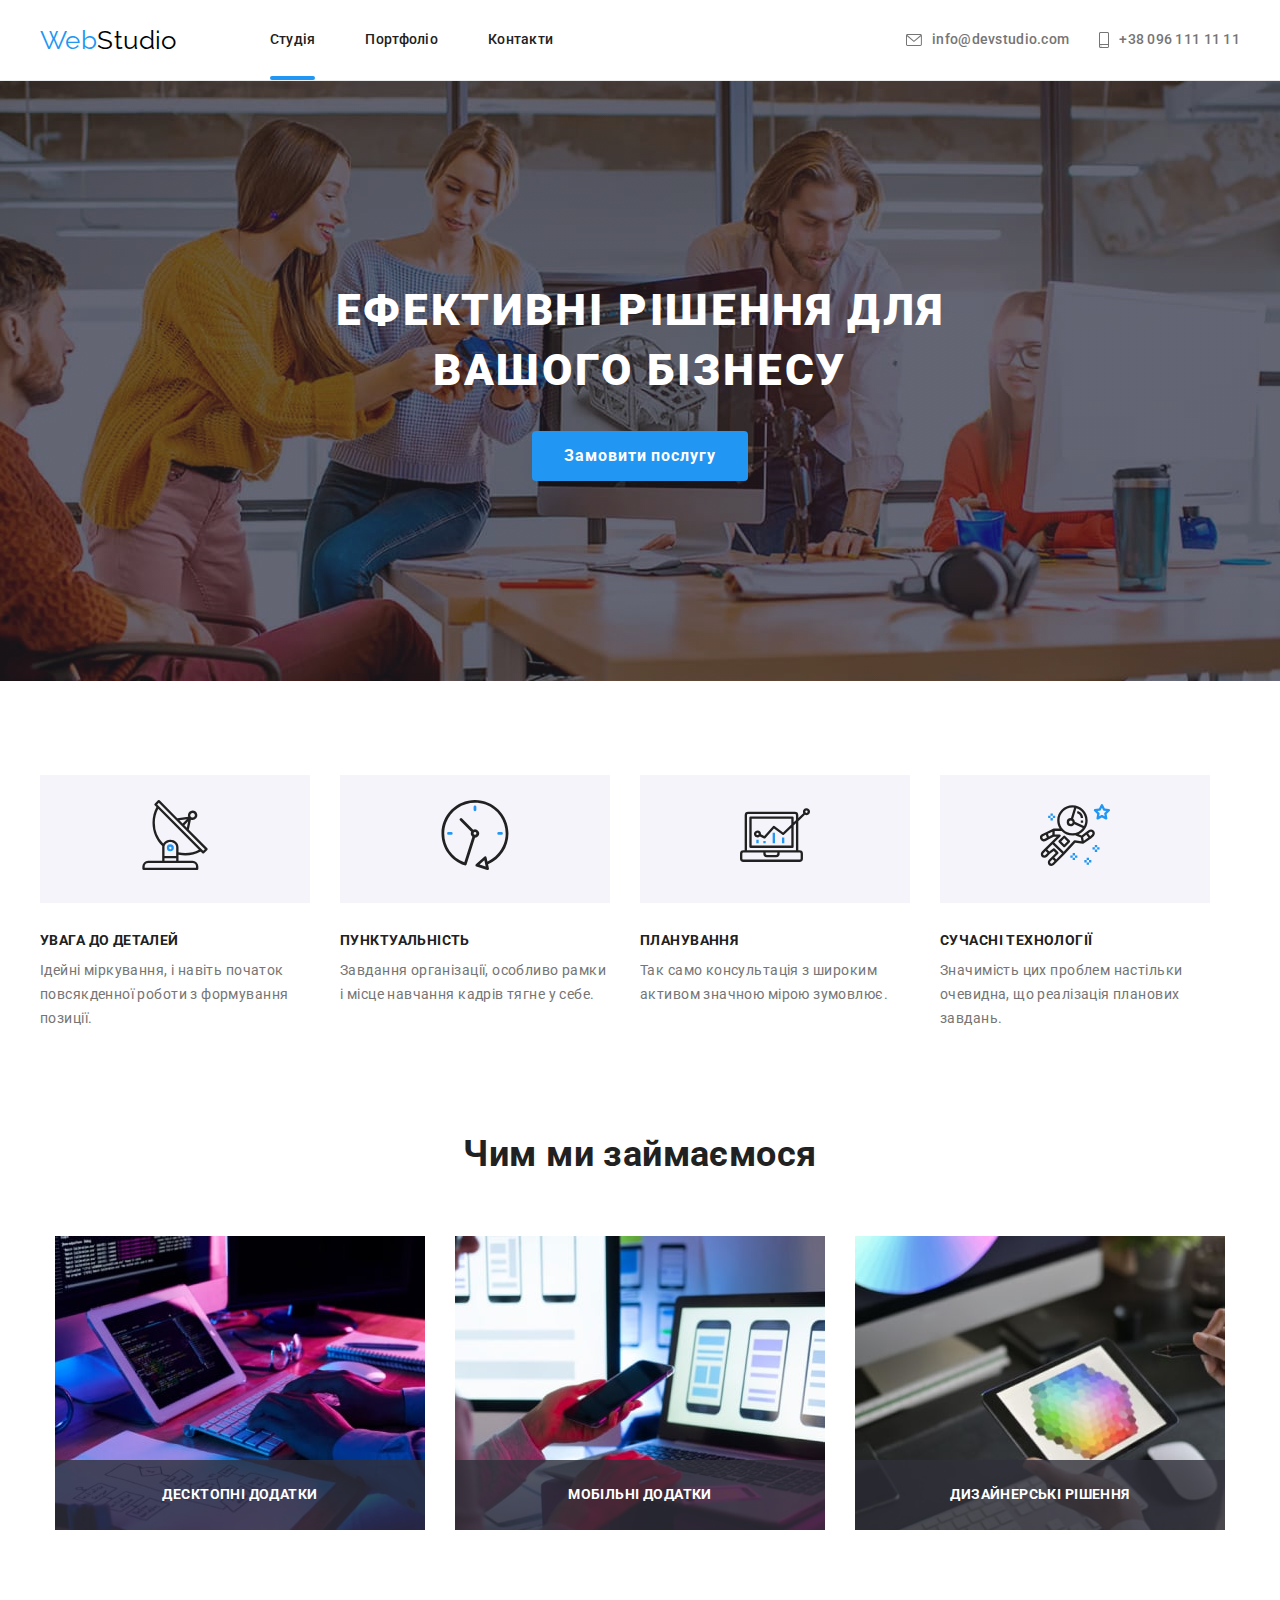
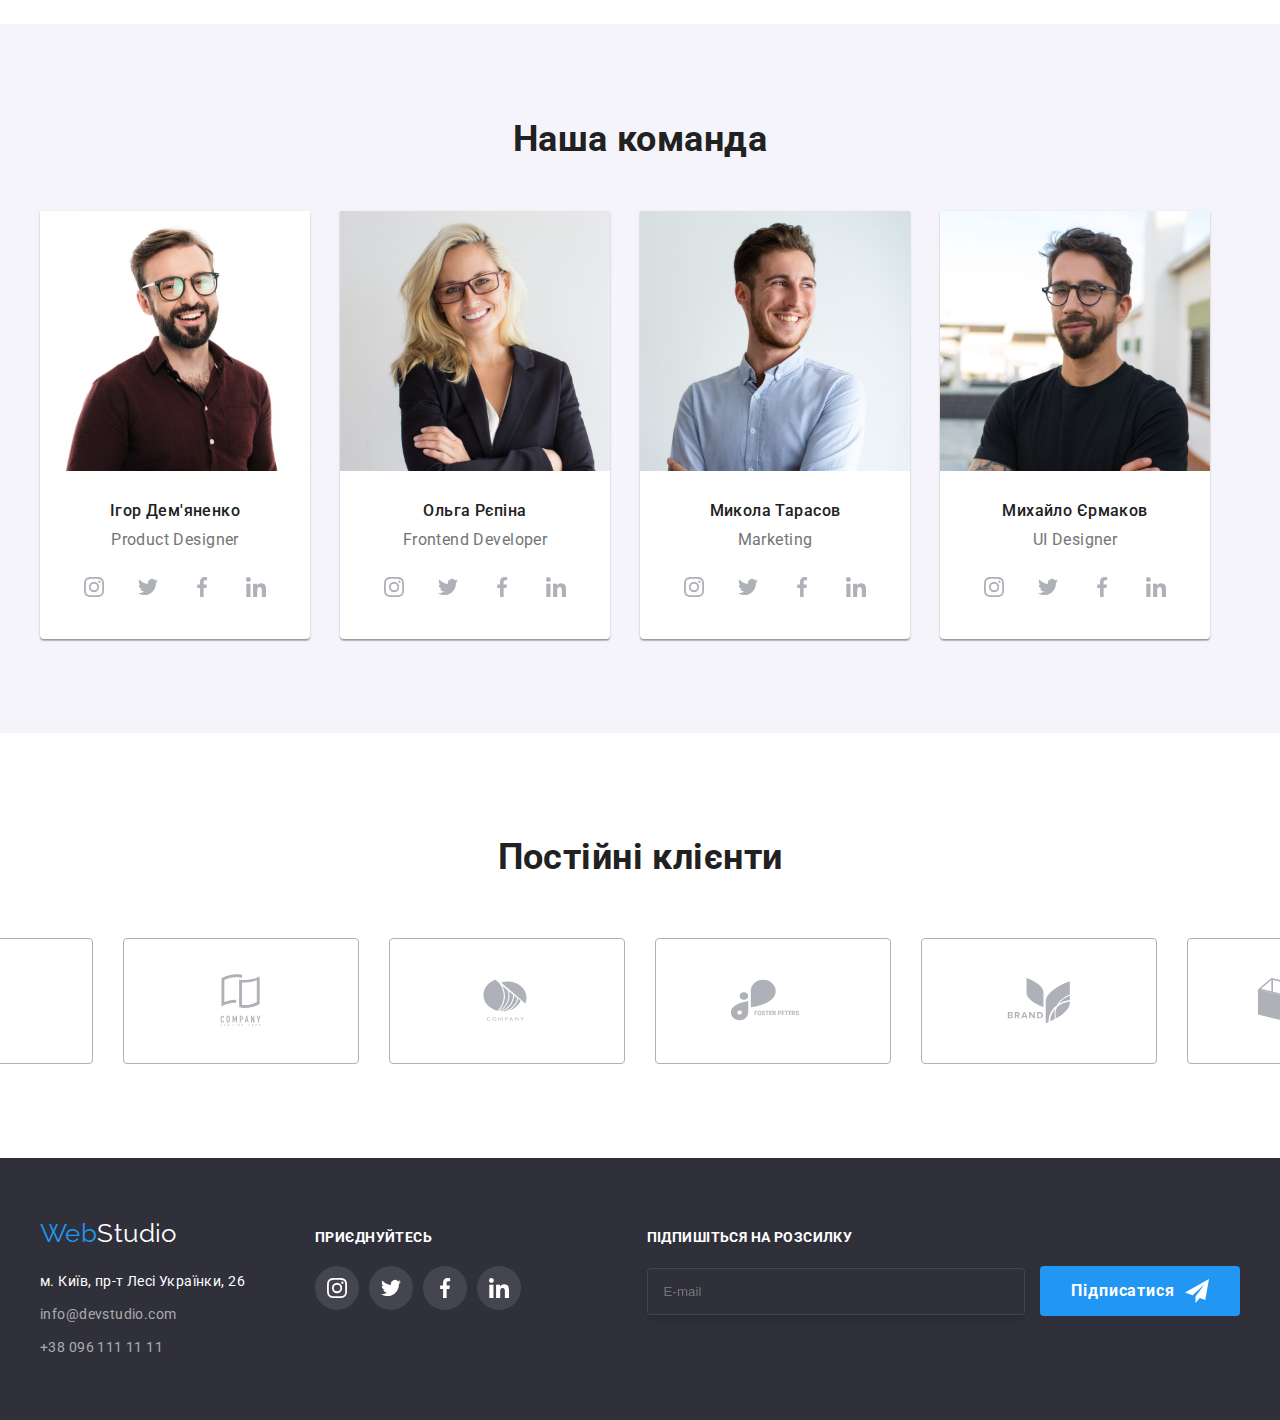
<file: index.html>
<!DOCTYPE html>
<html lang="uk">
<head>
  <meta charset="UTF-8">
  <meta http-equiv="X-UA-Compatible" content="IE=edge">
  <meta name="viewport" content="width=device-width, initial-scale=1.0">
  <title>WebStudio</title>
  <!-- шрифти -->
  <link rel="stylesheet" href="https://fonts.googleapis.com/css2?family=Raleway:wght@700&family=Roboto:wght@400;500;700;900&display=swap">
<!-- нормалізатор -->
<link rel="stylesheet" href="https://cdnjs.cloudflare.com/ajax/libs/modern-normalize/1.1.0/modern-normalize.min.css" integrity="sha512-wpPYUAdjBVSE4KJnH1VR1HeZfpl1ub8YT/NKx4PuQ5NmX2tKuGu6U/JRp5y+Y8XG2tV+wKQpNHVUX03MfMFn9Q==" crossorigin="anonymous" referrerpolicy="no-referrer" />
  <!-- стилі -->
  <link rel="stylesheet" href="./css/main.min.css" />
  <!-- <link rel="stylesheet" href="./css/styles.css" /> -->
</head>
<body>
  <!-- Шапка сайту -->
  <header class="header">
    <div class="header__container container">
      <a href="" lang="en" class="logo">Web<span class="logo__header">Studio</span></a>
    <nav class="nav"> 
      <ul class="nav__list list">
        <li class="nav__item"><a class="nav__link link current" href="./index.html">Студія</a></li>
        <li class="nav__item"><a class="nav__link link" href="./portfolio.html">Портфоліо</a></li>
        <li class="nav__item"><a class="nav__link link" href="">Контакти</a></li>
      </ul>
    </nav>
    <ul class="contacts list">
      <li class="contacts__item"><a class="contacts__link" href="mailto:info@devstudio.com">
        <svg class="contacts__envelopep" width="16" height="12">
        <use href="./images/icons.svg#icon-envelopep"></use>
      </svg> info@devstudio.com</a></li>
      <li class="contacts__item"> <a class="contacts__link" href="tel:+380961111111">
        <svg class="contacts__smartphone" width="10" height="16">
        <use href="./images/icons.svg#icon-smartphone"></use>
      </svg>+38 096 111 11 11</a>
      </li>
    </ul>
    </div>   
</header>
  <main>
    <!--герой-->
    <section class="hero section">
      <div class="container">
      <h1 class="hero__title">Ефективні рішення для вашого бізнесу</h1>
      <button data-modal-open class="btn btn__hero" type="button">Замовити послугу</button>
    </div>
    </section>
    <!--переваги-->
    <section class="section">
      <div class="container">
      <h2 class="section__title--hidden">Переваги</h2>
      <ul class="benefits list">
        <li class="benefits__list">
          <div class="benefits__icon">
            <svg class="benefits__icon-antenna" width="70" height="70">
              <use href="./images/icons.svg#icon-antenna"></use>
            </svg>
          </div>
          <h3 class="benefits__title">УВАГА ДО ДЕТАЛЕЙ</h3>
          <p class="benefits__text">Ідейні міркування, і навіть початок повсякденної роботи з формування позиції.</p>
        </li>
        <li class="benefits__list">
          <div class="benefits__icon">
            <svg class="benefits__icon-clock" width="70" height="70">
              <use href="./images/icons.svg#icon-clock"></use>
            </svg>
          </div>
          <h3 class="benefits__title">ПУНКТУАЛЬНІСТЬ</h3>
          <p class="benefits__text">Завдання організації, особливо рамки і місце навчання кадрів тягне у себе.</p>
        </li>
        <li class="benefits__list">
          <div class="benefits__icon">
            <svg class="benefits__icon-diagram" width="70" height="70">
              <use href="./images/icons.svg#icon-diagram"></use>
            </svg>
          </div>
          <h3 class="benefits__title">ПЛАНУВАННЯ</h3>
          <p class="benefits__text">Так само консультація з широким активом значною мірою зумовлює.</p>
        </li>
        <li class="benefits__list">
          <div class="benefits__icon">
            <svg class="benefits__icon-astronaut" width="70" height="70">
              <use href="./images/icons.svg#icon-astronaut"></use>
            </svg>
          </div>
          <h3 class="benefits__title">СУЧАСНІ ТЕХНОЛОГІЇ</h3>
          <p class="benefits__text">Значимість цих проблем настільки очевидна, що реалізація планових завдань.</p>
        </li>
      </ul>
    </div>
    </section>
    <!--чим займаємось-->
    <section class="section section__no--padding">
      <div class="container">
      <h2 class="section__title">Чим ми займаємося</h2>
      <ul class="work list">
        <li class="work__list">
          <div class="activity">
            <img  src="./images/work1.jpg" alt="робота1" width="370" height="294">
            <div class="activity__meta">
              <p class="activity__name">Десктопні додатки</p>
            </div>
          </div> 
        </li> 
        <li class="work__list">
          <div class="activity">
            <img  src="./images/work2.jpg" alt="робота2" width="370" height="294">
            <div class="activity__meta">
              <p class="activity__name">Мобільні додатки</p>
            </div>
          </div>
        </li>
        <li class="work__list">
          <div class="activity">
            <img  src="./images/work3.jpg" alt="робота3" width="370" height="294">
            <div class="activity__meta">
              <p class="activity__name">Дизайнерські рішення</p>
            </div>
          </div>
        </li>
      </ul>
    </div>
    </section>
    <!--співробітники-->
    <section class="section section__style">
      <div class="container">
      <h2 class="section__title">Наша команда</h2>
      <ul class="workers list">
        <li class="workers__job">
          <img  src="./images/worker1.jpg" alt="Ігор Дем'яненко" width="270" height="260">
          <div class="worker">
          <h3 class="worker__title">Ігор Дем'яненко</h3>
          <p class="worker__text" lang="en">Product Designer</p>
          <ul class="socials list">
            <li class="socials__item">
              <a
                class="socials__link link"
                href="https://instagram.com"
                target="_blank"
                rel="noopener noreferrer"
                aria-label="instagram icon"
              >
                <svg class="socials__icon" width="20" height="20">
                  <use href="./images/icons.svg#icon-instagram"></use>
                </svg>
              </a>
            </li>
            <li class="socials__item">
              <a
                class="socials__link link"
                href="https://twitter.com"
                aria-label="Twitter icon"
                target="_blank"
                rel="noopener noreferrer"
              >
                <svg class="socials__icon" width="20" height="20">
                  <use href="./images/icons.svg#icon-twitter"></use>
                </svg>
              </a>
            </li>
            <li class="socials__item">
              <a
                class="socials__link link"
                href="https://facebook.com"
                aria-label="Facebook icon"
                target="_blank"
                rel="noopener noreferrer"
              >
                <svg class="socials__icon" width="20" height="20">
                  <use href="./images/icons.svg#icon-facebook"></use>
                </svg>
              </a>
            </li>
            <li class="socials__item">
              <a
                class="socials__link link"
                href="https://linkedin.com"
                aria-label="LinkedIn icon"
                target="_blank"
                rel="noopener noreferrer"
              >
                <svg class="socials__icon" width="20" height="20">
                  <use href="./images/icons.svg#icon-linkedin"></use>
                </svg>
              </a>
            </li>
          </ul>
          </div>
        </li>
        <li class="workers__job">
          <img  src="./images/worker2.jpg" alt="Ольга Рєпіна" width="270" height="260">
          <div class="worker">
          <h3 class="worker__title">Ольга Рєпіна</h3>
          <p class="worker__text" lang="en">Frontend Developer</p>
          <ul class="socials list">
            <li class="socials__item">
              <a
                class="socials__link link"
                href="https://instagram.com"
                target="_blank"
                rel="noopener noreferrer"
                aria-label="instagram icon"
              >
                <svg class="socials__icon" width="20" height="20">
                  <use href="./images/icons.svg#icon-instagram"></use>
                </svg>
              </a>
            </li>
            <li class="socials__item">
              <a
                class="socials__link link"
                href="https://twitter.com"
                aria-label="Twitter icon"
                target="_blank"
                rel="noopener noreferrer"
              >
                <svg class="socials__icon" width="20" height="20">
                  <use href="./images/icons.svg#icon-twitter"></use>
                </svg>
              </a>
            </li>
            <li class="socials__item">
              <a
                class="socials__link link"
                href="https://facebook.com"
                aria-label="Facebook icon"
                target="_blank"
                rel="noopener noreferrer"
              >
                <svg class="socials__icon" width="20" height="20">
                  <use href="./images/icons.svg#icon-facebook"></use>
                </svg>
              </a>
            </li>
            <li class="socials__item">
              <a
                class="socials__link link"
                href="https://linkedin.com"
                aria-label="LinkedIn icon"
                target="_blank"
                rel="noopener noreferrer"
              >
                <svg class="socials__icon" width="20" height="20">
                  <use href="./images/icons.svg#icon-linkedin"></use>
                </svg>
              </a>
            </li>
          </ul>
        </div>
        </li>
        <li class="workers__job">
          <img  src="./images/worker3.jpg" alt="Микола Тарасов" width="270" height="260">
          <div class="worker">
          <h3 class="worker__title">Микола Тарасов</h3>
          <p class="worker__text" lang="en">Marketing</p>
          <ul class="socials list">
            <li class="socials__item">
              <a
                class="socials__link link"
                href="https://instagram.com"
                target="_blank"
                rel="noopener noreferrer"
                aria-label="instagram icon"
              >
                <svg class="socials__icon" width="20" height="20">
                  <use href="./images/icons.svg#icon-instagram"></use>
                </svg>
              </a>
            </li>
            <li class="socials__item">
              <a
                class="socials__link link"
                href="https://twitter.com"
                aria-label="Twitter icon"
                target="_blank"
                rel="noopener noreferrer"
              >
                <svg class="socials__icon" width="20" height="20">
                  <use href="./images/icons.svg#icon-twitter"></use>
                </svg>
              </a>
            </li>
            <li class="socials__item">
              <a
                class="socials__link link"
                href="https://facebook.com"
                aria-label="Facebook icon"
                target="_blank"
                rel="noopener noreferrer"
              >
                <svg class="socials__icon" width="20" height="20">
                  <use href="./images/icons.svg#icon-facebook"></use>
                </svg>
              </a>
            </li>
            <li class="socials__item">
              <a
                class="socials__link link"
                href="https://linkedin.com"
                aria-label="LinkedIn icon"
                target="_blank"
                rel="noopener noreferrer"
              >
                <svg class="socials__icon" width="20" height="20">
                  <use href="./images/icons.svg#icon-linkedin"></use>
                </svg>
              </a>
            </li>
          </ul>
        </div>
        </li>
        <li class="workers__job">
          <img  src="./images/worker4.jpg" alt="Михайло Єрмаков" width="270" height="260">
          <div class="worker">
          <h3 class="worker__title">Михайло Єрмаков</h3>
          <p class="worker__text" lang="en">UI Designer</p>
          <ul class="socials list">
            <li class="socials__item">
              <a
                class="socials__link link"
                href="https://instagram.com"
                target="_blank"
                rel="noopener noreferrer"
                aria-label="instagram icon"
              >
                <svg class="socials__icon" width="20" height="20">
                  <use href="./images/icons.svg#icon-instagram"></use>
                </svg>
              </a>
            </li>
            <li class="socials__item">
              <a
                class="socials__link link"
                href="https://twitter.com"
                aria-label="Twitter icon"
                target="_blank"
                rel="noopener noreferrer"
              >
                <svg class="socials__icon" width="20" height="20">
                  <use href="./images/icons.svg#icon-twitter"></use>
                </svg>
              </a>
            </li>
            <li class="socials__item">
              <a
                class="socials__link link"
                href="https://facebook.com"
                aria-label="Facebook icon"
                target="_blank"
                rel="noopener noreferrer"
              >
                <svg class="socials__icon" width="20" height="20">
                  <use href="./images/icons.svg#icon-facebook"></use>
                </svg>
              </a>
            </li>
            <li class="socials__item">
              <a
                class="socials__link link"
                href="https://linkedin.com"
                aria-label="LinkedIn icon"
                target="_blank"
                rel="noopener noreferrer"
              >
                <svg class="socials__icon" width="20" height="20">
                  <use href="./images/icons.svg#icon-linkedin"></use>
                </svg>
              </a>
            </li>
          </ul>
        </div>
        </li>
      </ul>
    </div>
    </section>
    <!-- клієнти -->
    <section class="section">
      <div class="container">
        <h2 class="section__title">Постійні клієнти</h2> 
        <ul class="clients list">
          <li class="clients__logo">
            <a class="clients__link link"
                href=""
                target="_blank"
                rel="noopener noreferrer" >
                <svg class="clients__icon" width="106" height="60">
                  <use href="./images/icons.svg#icon-logo1"></use>
                </svg></a></li>
          <li class="clients__logo">
            <a class="clients__link link"
                href=""
                target="_blank"
                rel="noopener noreferrer" >
                <svg class="clients__icon" width="106" height="60">
                  <use href="./images/icons.svg#icon-logo2"></use>
                </svg></a></li>
          <li class="clients__logo">
            <a class="clients__link link"
                href=""
                target="_blank"
                rel="noopener noreferrer" >
                <svg class="clients__icon" width="106" height="60">
                  <use href="./images/icons.svg#icon-logo3"></use>
                </svg></a></li>
          <li class="clients__logo">
            <a class="clients__link link"
                href=""
                target="_blank"
                rel="noopener noreferrer" >
                <svg class="clients__icon" width="106" height="60">
                  <use href="./images/icons.svg#icon-logo4"></use>
                </svg></a></li>
          <li class="clients__logo">
            <a class="clients__link link"
                href=""
                target="_blank"
                rel="noopener noreferrer">
                <svg class="clients__icon" width="106" height="60">
                  <use href="./images/icons.svg#icon-logo5"></use>
                </svg></a></li>
          <li class="clients__logo">
            <a class="clients__link link"
                href=""
                target="_blank"
                rel="noopener noreferrer" >
                <svg class="clients__icon" width="106" height="60">
                  <use href="./images/icons.svg#icon-logo6"></use>
                </svg></a></li>
        </ul>
      </div>
    </section>
  </main>
  <footer class="footer">
    <div class="container container__footer">
      <div class="inform">
        <div class="footer-contacts">
          <a href="" lang="en" class="logo">Web<span class="logo__footer">Studio</span></a>
          <address>
            <p class="footer-contacts__address">м. Київ, пр-т Лесі Українки, 26</p>
            <ul class="footer-address list">
              <li class="footer-address__mailto"><a class="footer-address__link" href="mailto:info@devstudio.com">info@devstudio.com</a></li>
              <li> <a class="footer-address__link" href="tel:+380961111111">+38 096 111 11 11</a></li>
            </ul>
          </address>
        </div>
          <div class="networks">
          <p class="footer-title">ПРИЄДНУЙТЕСЬ</p>
          <ul class="socials list">
            <li class="socials__item">
              <a
                class="socials__link socials__link--footer link"
                href="https://instagram.com"
                target="_blank"
                rel="noopener noreferrer"
                aria-label="instagram icon"
              >
                <svg class="socials__icon network" width="20" height="20">
                  <use href="./images/icons.svg#icon-instagram"></use>
                </svg>
              </a>
            </li>
            <li class="socials__item">
              <a
              class="socials__link socials__link--footer link"
                href="https://twitter.com"
                aria-label="Twitter icon"
                target="_blank"
                rel="noopener noreferrer"
              >
                <svg class="socials__icon network" width="20" height="20">
                  <use href="./images/icons.svg#icon-twitter"></use>
                </svg>
              </a>
            </li>
            <li class="socials__item">
              <a
              class="socials__link socials__link--footer link"
                href="https://facebook.com"
                aria-label="Facebook icon"
                target="_blank"
                rel="noopener noreferrer"
              >
                <svg class="socials__icon network" width="20" height="20">
                  <use href="./images/icons.svg#icon-facebook"></use>
                </svg>
              </a>
            </li>
            <li class="socials__item">
              <a
              class="socials__link socials__link--footer link"
                href="https://linkedin.com"
                aria-label="LinkedIn icon"
                target="_blank"
                rel="noopener noreferrer"
              >
                <svg class="socials__icon network" width="20" height="20">
                  <use href="./images/icons.svg#icon-linkedin"></use>
                </svg>
              </a>
            </li>
          </ul>
        </div>
      </div>
  <div class="form newsletters">
    <p class="footer-title">ПІДПИШІТЬСЯ НА РОЗСИЛКУ</p>
    <div class="subscribe">
      <label class="subscribe__email">
        <input type="email" class="subscribe__input" name="email"  placeholder="E-mail">
      </label>
      <button type="submit" class="btn btn__subscribe">
        Підписатися
        <svg class="subscribe__icon" width="24" height="24">
          <use href="./images/icons.svg#icon-send"></use>
        </svg>
      </button>
</div>
  </div>
  </div>
  </footer> 

  <div  data-modal class="backdrop is-hidden">
    <div  class="modal">
      <button data-modal-close type="button" class="button modal__close">
        <svg class="modal__close-icon" width="18" height="18">
          <use href="./images/icons.svg#icon-close"></use>
        </svg>
      </button>

      <p class="modal__title">Залиште свої дані, ми вам передзвонимо</p>
      <form class="modal-form" name="modal_form" autocomplete="on" novalidate>

          <label for="user_name" class="modal-form__label">Ім'я</label>
          <div class="modal-form-wrapper">
            <input type="text" class="modal-form-wrapper__field" name="user_name"  id="user_name" placeholder=" ">
            <svg class="modal-form-wrapper__icon" width="18" height="18">
              <use href="./images/icons.svg#icon-person"></use>
            </svg> 
          </div>

          <label for="user_phone" class="modal-form__label">Телефон</label>
          <div class="modal-form-wrapper">
            <input type="tel" class="modal-form-wrapper__field" name="user_phone"  id="user_phone" placeholder=" ">
            <svg class="modal-form-wrapper__icon" width="18" height="18">
              <use href="./images/icons.svg#icon-phone"></use>
            </svg> 
          </div>

          <label for="user_email" class="modal-form__label">Пошта</label>
          <div class="modal-form-wrapper">
            <input type="email" class="modal-form-wrapper__field" name="user_email"  id="user_email" placeholder=" ">
            <svg class="modal-form-wrapper__icon" width="18" height="18">
              <use href="./images/icons.svg#icon-email"></use>
            </svg> 
          </div>

          <label for="user_comment" class="modal-form__label">Коментар</label>
          <textarea name="user_comment" class="modal-form-wrapper__field modal-form-wrapper__field--textarea" id="user_comment" rows="8" checked placeholder="Введіть текст"></textarea>

          <label  class="modal-form__label modal-form__label--check ">
            <input type="checkbox" class="checkbox"  name="agreement" value="agreement">
            <span  class= "checkbox-icon"></span>
            Погоджуюся з розсилкою та приймаю  
            <a href="" class="link contract">Умови договору</a>
          </label>
        
        <button type="submit" class="btn btn__modal-form">Відправити</button>
      </form>
    </div>
    </div> 
  <script src="./js/modal.js"></script>
</body>
</html>
</file>
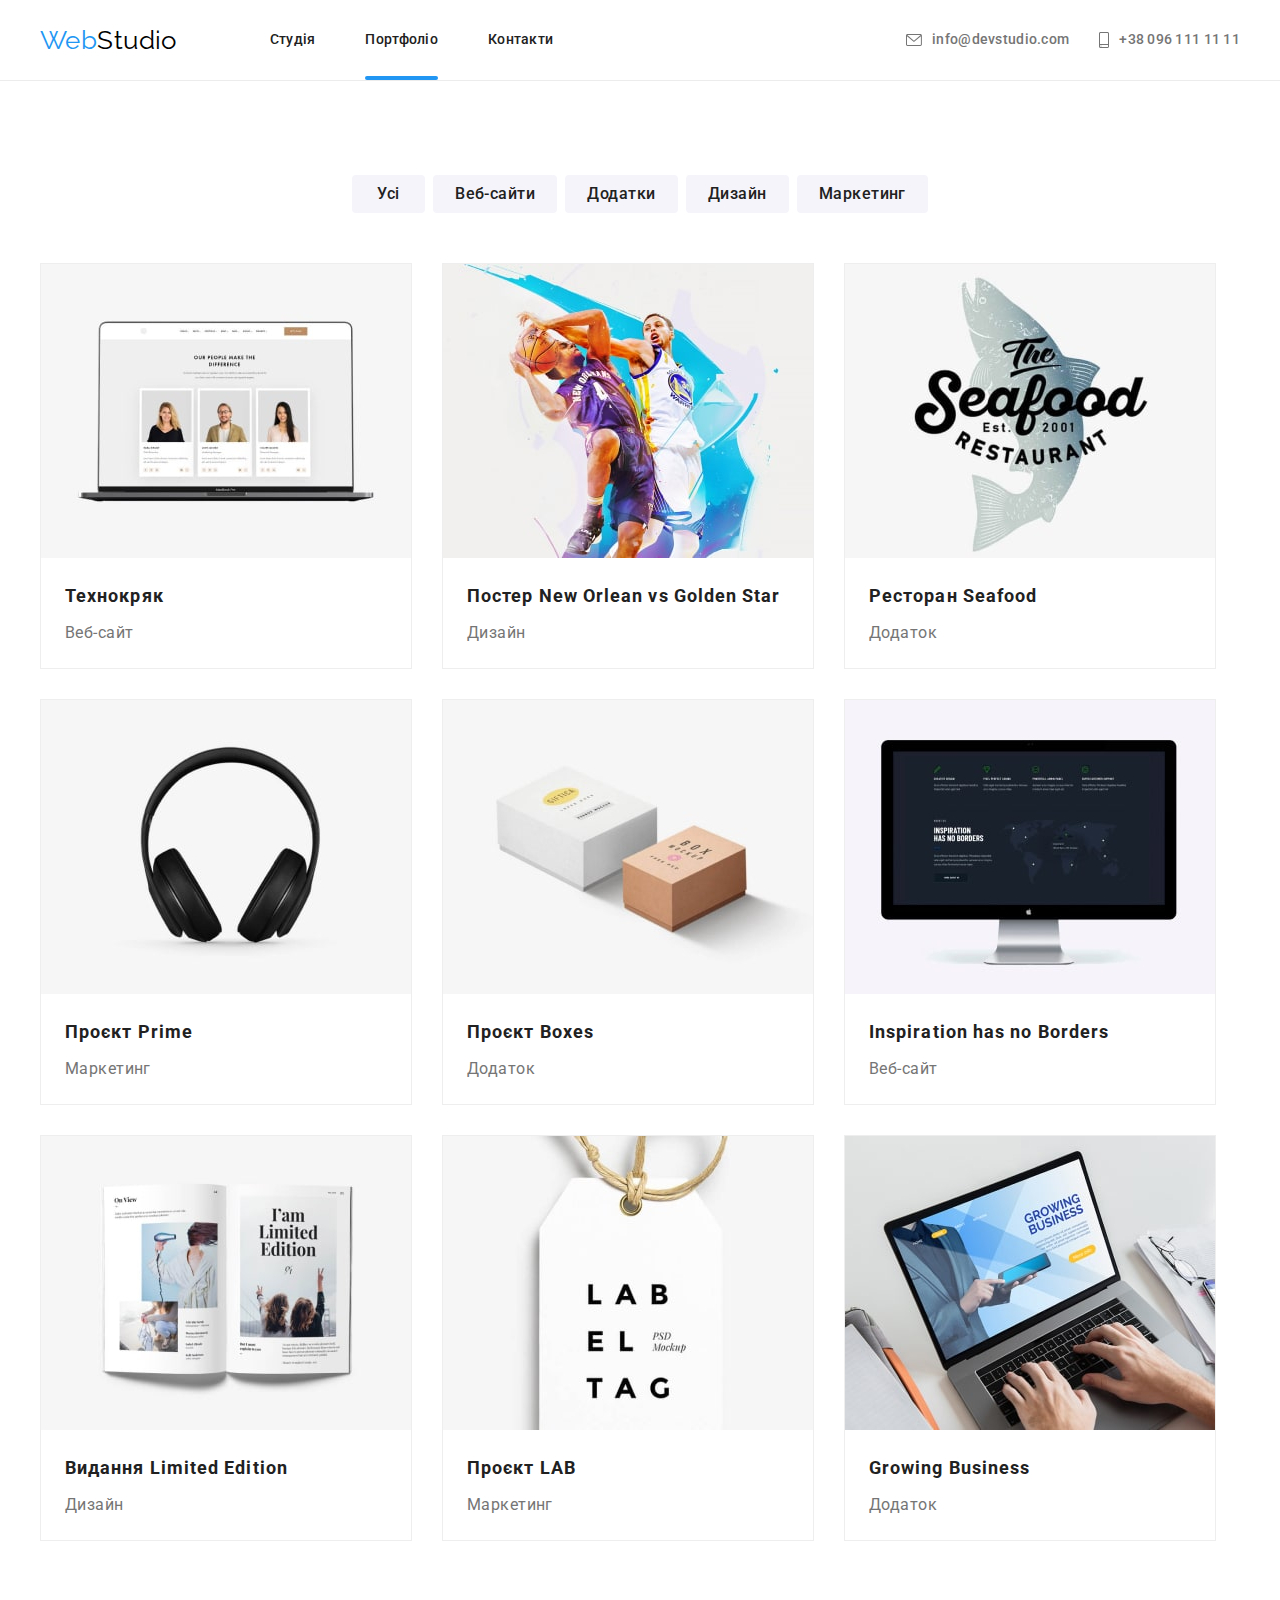
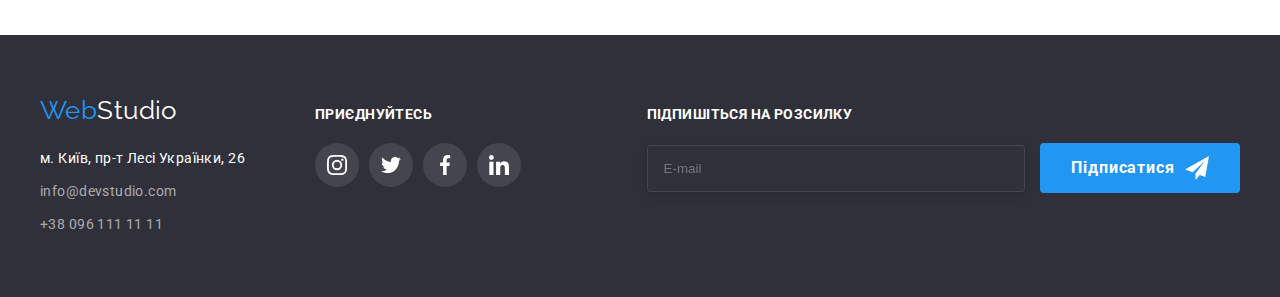
<file: portfolio.html>
<!DOCTYPE html>
<html lang="uk">
<head>
  <meta charset="UTF-8">
  <meta http-equiv="X-UA-Compatible" content="IE=edge">
  <meta name="viewport" content="width=device-width, initial-scale=1.0">
  <title>WebStudio</title>
  <!-- шрифти -->
  <link rel="stylesheet" href="https://fonts.googleapis.com/css2?family=Raleway:wght@700&family=Roboto:wght@400;500;700;900&display=swap">
<!-- нормалізатор -->
<link rel="stylesheet" href="https://cdnjs.cloudflare.com/ajax/libs/modern-normalize/1.1.0/modern-normalize.min.css" integrity="sha512-wpPYUAdjBVSE4KJnH1VR1HeZfpl1ub8YT/NKx4PuQ5NmX2tKuGu6U/JRp5y+Y8XG2tV+wKQpNHVUX03MfMFn9Q==" crossorigin="anonymous" referrerpolicy="no-referrer" />
  <!-- стилі -->
  <link rel="stylesheet" href="./css/portfolio.min.css" />
  <!-- <link rel="stylesheet" href="./css/styles.css" /> -->
</head>
<body>
  <header class="header">
    <div class="header__container container">
      <a href="" lang="en" class="logo">Web<span class="logo__header">Studio</span></a>
    <nav class="nav"> 
      <ul class="nav__list list">
        <li class="nav__item"><a class="nav__link link" href="./index.html">Студія</a></li>
        <li class="nav__item"><a class="nav__link link current" href="./portfolio.html">Портфоліо</a></li>
        <li class="nav__item"><a class="nav__link link" href="">Контакти</a></li>
      </ul>
    </nav>
    <ul class="contacts list">
      <li class="contacts__item"><a class="contacts__link" href="mailto:info@devstudio.com">
        <svg class="contacts__envelopep" width="16" height="12">
        <use href="./images/icons.svg#icon-envelopep"></use>
      </svg> info@devstudio.com</a></li>
      <li class="contacts__item"> <a class="contacts__link" href="tel:+380961111111">
        <svg class="contacts__smartphone" width="10" height="16">
        <use href="./images/icons.svg#icon-smartphone"></use>
      </svg>+38 096 111 11 11</a>
      </li>
    </ul>
    </div>   
</header>
  <main>
    <!-- Портфоліо -->
    <section class="section">
    <div class="container">
    <h2 class="section__title--hidden">Портфоліо</h2>
    <ul class="examples-nav list"> 
      <li class="examples-nav__list"><button type="button" class="btn btn__examples-nav">Усі</button>
      <li class="examples-nav__list"><button type="button" class="btn btn__examples-nav">Веб-сайти</button>
      <li class="examples-nav__list"><button type="button" class="btn btn__examples-nav">Додатки</button>
      <li class="examples-nav__list"><button type="button" class="btn btn__examples-nav">Дизайн</button>
      <li class="examples-nav__list"><button type="button" class="btn btn__examples-nav">Маркетинг</button>
    </ul>
  </div>
    <div class="container">
      <ul class="example list">
        <li class="example__job">
          <a href="" class="link"
                ><div class="product-thumb">
                  <img src="./images/example1.jpg" alt="Технокряк" width="370" height="294" />
                  <div class="product-overlay">
                    <p class="product-overlay__meta">
                      Ресурс пропонує комплексні пропозиції з різним рівнем функціоналу та сервісів.
                      Все це дозволить відвідувачу отримати вичерпні відомості про компанію чи
                      приватну особу.
                    </p>
                  </div>
                </div>
                <div class="content">
                  <h3 class="content__title">Технокряк</h3>
                  <p class="content__text">Веб-сайт</p>
                </div>
                </a>
        </li>

        <li class="example__job">
          <a href="" class="link"
          ><div class="product-thumb">
            <img src="./images/example2.jpg" alt="Постер New Orlean vs Golden Star" width="370" height="294">
            <div class="product-overlay">
              <p class="product-overlay__meta">
                Ресурс пропонує комплексні пропозиції з різним рівнем функціоналу та сервісів.
                Все це дозволить відвідувачу отримати вичерпні відомості про компанію чи
                приватну особу.
              </p>
            </div>
          </div>
          <div class="content">
            <h3 class="content__title" lang="en">Постер New Orlean vs Golden Star</h3>
            <p class="content__text">Дизайн</p>
          </div>
        </a>    
        </li>

        <li class="example__job">
          <a href="" class="link"
                ><div class="product-thumb">
                  <img src="./images/example3.jpg" alt="Ресторан Seafood" width="370" height="294" />
                  <div class="product-overlay">
                    <p class="product-overlay__meta">
                      Ресурс пропонує комплексні пропозиції з різним рівнем функціоналу та сервісів.
                      Все це дозволить відвідувачу отримати вичерпні відомості про компанію чи
                      приватну особу.
                    </p>
                  </div>
                </div>
                <div class="content">
                  <h3 class="content__title">Ресторан Seafood</h3>
                  <p class="content__text">Додаток</p>
                </div>
                </a>
        </li>

        <li class="example__job">
          <a href="" class="link">
            <div class="product-thumb">
              <img src="./images/example4.jpg" alt="Проєкт Prime" width="370" height="294">
            <div class="product-overlay">
              <p class="product-overlay__meta">
                Ресурс пропонує комплексні пропозиції з різним рівнем функціоналу та сервісів.
                Все це дозволить відвідувачу отримати вичерпні відомості про компанію чи
                приватну особу.
              </p>
            </div>
          </div>
          <div class="content">
            <h3 class="content__title" lang="en">Проєкт Prime</h3>
            <p class="content__text">Маркетинг</p>
          </div>
        </a>   
        </li>

        <li class="example__job">
          <a href="" class="link">
            <div class="product-thumb">
              <img src="./images/example5.jpg" alt="Проєкт Boxes" width="370" height="294">
            <div class="product-overlay">
              <p class="product-overlay__meta">
                Ресурс пропонує комплексні пропозиції з різним рівнем функціоналу та сервісів.
                Все це дозволить відвідувачу отримати вичерпні відомості про компанію чи
                приватну особу.
              </p>
            </div>
          </div>
          <div class="content">
            <h3 class="content__title" lang="en">Проєкт Boxes</h3>
            <p class="content__text">Додаток</p>
          </div>
        </a> 
        </li>

        <li class="example__job">
          <a href="" class="link">
            <div class="product-thumb">
              <img src="./images/example6.jpg" alt="Inspiration has no Borders" width="370" height="294">
            <div class="product-overlay">
              <p class="product-overlay__meta">
                Ресурс пропонує комплексні пропозиції з різним рівнем функціоналу та сервісів.
                Все це дозволить відвідувачу отримати вичерпні відомості про компанію чи
                приватну особу.
              </p>
            </div>
          </div>
          <div class="content">
            <h3 class="content__title" lang="en">Inspiration has no Borders</h3>
            <p class="content__text">Веб-сайт</p>
          </div>
        </a>
        </li>

        <li class="example__job">
          <a href="" class="link">
            <div class="product-thumb">
              <img src="./images/example7.jpg" alt="Видання Limited Edition" width="370" height="294">
            <div class="product-overlay">
              <p class="product-overlay__meta">
                Ресурс пропонує комплексні пропозиції з різним рівнем функціоналу та сервісів.
                Все це дозволить відвідувачу отримати вичерпні відомості про компанію чи
                приватну особу.
              </p>
            </div>
          </div>
          <div class="content">
            <h3 class="content__title" lang="en">Видання Limited Edition</h3>
            <p class="content__text">Дизайн</p>
          </div>
        </a> 
        </li>

        <li class="example__job">
          <a href="" class="link">
            <div class="product-thumb">
              <img src="./images/example8.jpg" alt="Проєкт LAB" width="370" height="294">
            <div class="product-overlay">
              <p class="product-overlay__meta">
                Ресурс пропонує комплексні пропозиції з різним рівнем функціоналу та сервісів.
                Все це дозволить відвідувачу отримати вичерпні відомості про компанію чи
                приватну особу.
              </p>
            </div>
          </div>
          <div class="content">
            <h3 class="content__title" lang="en">Проєкт LAB</h3>
            <p class="content__text">Маркетинг</p>
          </div>
        </a>
        </li>

        <li class="example__job">
          <a href="" class="link">
            <div class="product-thumb">
              <img src="./images/example9.jpg" alt="Growing Business" width="370" height="294">
            <div class="product-overlay">
              <p class="product-overlay__meta">
                Ресурс пропонує комплексні пропозиції з різним рівнем функціоналу та сервісів.
                Все це дозволить відвідувачу отримати вичерпні відомості про компанію чи
                приватну особу.
              </p>
            </div>
          </div>
          <div class="content">
            <h3 class="content__title" lang="en">Growing Business</h3>
            <p class="content__text">Додаток</p>
          </div>
        </a> 
        </li>
      </ul>
    </div>
  </section>
  </main>
  <footer class="footer">
    <div class="container container__footer">
      <div class="inform">
        <div class="footer-contacts">
          <a href="" lang="en" class="logo">Web<span class="logo__footer">Studio</span></a>
          <address>
            <p class="footer-contacts__address">м. Київ, пр-т Лесі Українки, 26</p>
            <ul class="footer-address list">
              <li class="footer-address__mailto"><a class="footer-address__link" href="mailto:info@devstudio.com">info@devstudio.com</a></li>
              <li> <a class="footer-address__link" href="tel:+380961111111">+38 096 111 11 11</a></li>
            </ul>
          </address>
        </div>
          <div class="networks">
          <p class="footer-title">ПРИЄДНУЙТЕСЬ</p>
          <ul class="socials list">
            <li class="socials__item">
              <a
                class="socials__link socials__link--footer link"
                href="https://instagram.com"
                target="_blank"
                rel="noopener noreferrer"
                aria-label="instagram icon"
              >
                <svg class="socials__icon network" width="20" height="20">
                  <use href="./images/icons.svg#icon-instagram"></use>
                </svg>
              </a>
            </li>
            <li class="socials__item">
              <a
              class="socials__link socials__link--footer link"
                href="https://twitter.com"
                aria-label="Twitter icon"
                target="_blank"
                rel="noopener noreferrer"
              >
                <svg class="socials__icon network" width="20" height="20">
                  <use href="./images/icons.svg#icon-twitter"></use>
                </svg>
              </a>
            </li>
            <li class="socials__item">
              <a
              class="socials__link socials__link--footer link"
                href="https://facebook.com"
                aria-label="Facebook icon"
                target="_blank"
                rel="noopener noreferrer"
              >
                <svg class="socials__icon network" width="20" height="20">
                  <use href="./images/icons.svg#icon-facebook"></use>
                </svg>
              </a>
            </li>
            <li class="socials__item">
              <a
              class="socials__link socials__link--footer link"
                href="https://linkedin.com"
                aria-label="LinkedIn icon"
                target="_blank"
                rel="noopener noreferrer"
              >
                <svg class="socials__icon network" width="20" height="20">
                  <use href="./images/icons.svg#icon-linkedin"></use>
                </svg>
              </a>
            </li>
          </ul>
        </div>
      </div>
  <div class="form newsletters">
    <p class="footer-title">ПІДПИШІТЬСЯ НА РОЗСИЛКУ</p>
    <div class="subscribe">
      <label class="subscribe__email">
        <input type="email" class="subscribe__input" name="email"  placeholder="E-mail">
      </label>
      <button type="submit" class="btn btn__subscribe">
        Підписатися
        <svg class="subscribe__icon" width="24" height="24">
          <use href="./images/icons.svg#icon-send"></use>
        </svg>
      </button>
</div>
  </div>
  </div>
  </footer> 
</body>
</html>
</file>
<file: css/main.min.css>
body{font-family:"Roboto",sans-serif;background-color:#fff;color:#212121;font-size:14px;line-height:1.71;letter-spacing:.03em;margin:0}h1,h2,h3,p{padding:0;margin:0}.list{list-style:none;padding:0;margin:0}.link{text-decoration:none;color:currentColor}.container{width:1200px;padding-left:15px;padding-right:15px;margin:0 auto}.container__footer{display:-webkit-box;display:-ms-flexbox;display:flex;-webkit-box-align:baseline;-ms-flex-align:baseline;align-items:baseline;-webkit-box-pack:justify;-ms-flex-pack:justify;justify-content:space-between}img{display:block;max-width:100%;height:auto}.section{padding:94px 0}.section__no--padding{padding-top:0}.section__style{background-color:#f5f4fa;text-align:center;font-size:16px;line-height:1.19}.current:after{display:block;content:"";position:absolute;width:100%;height:4px;background-color:#2196f3;left:0;bottom:0;border-radius:2px;-webkit-animation:show 250ms cubic-bezier(0.4, 0, 0.2, 1);animation:show 250ms cubic-bezier(0.4, 0, 0.2, 1);-webkit-animation-fill-mode:forwards;animation-fill-mode:forwards}.current:hover::after{opacity:1}.header{border-bottom:1px solid #ececec;-webkit-box-shadow:rgba(0,0,0,.15);box-shadow:rgba(0,0,0,.15)}.header__container{display:-webkit-box;display:-ms-flexbox;display:flex;-webkit-box-align:center;-ms-flex-align:center;align-items:center}.logo{color:#2196f3;text-decoration:none;font-family:"Raleway",sans-serif;font-size:26px;line-height:1.19}.logo__header{color:#000;padding-top:24px;padding-bottom:25px}.logo__footer{color:#fff;text-decoration:none}.nav__list{display:-webkit-box;display:-ms-flexbox;display:flex;margin-left:93px}.nav__item+.nav__item{margin-left:50px}.nav__link{position:relative;display:block;padding-top:32px;padding-bottom:32px;color:#212121;font-weight:500;line-height:1.14;letter-spacing:.02em;-webkit-transition:color 250ms cubic-bezier(0.4, 0, 0.2, 1);transition:color 250ms cubic-bezier(0.4, 0, 0.2, 1)}.nav__link:hover,.nav__link:focus{color:#2196f3}.contacts{display:-webkit-box;display:-ms-flexbox;display:flex;margin-left:auto;-webkit-box-align:center;-ms-flex-align:center;align-items:center}.contacts__item{margin-left:30px}.contacts__envelopep{fill:currentColor;margin-right:10px}.contacts__smartphone{fill:currentColor;margin-right:10px}.contacts__link{display:-webkit-box;display:-ms-flexbox;display:flex;-webkit-box-align:center;-ms-flex-align:center;align-items:center;color:#757575;-webkit-transition:color 250ms cubic-bezier(0.4, 0, 0.2, 1);transition:color 250ms cubic-bezier(0.4, 0, 0.2, 1);padding-top:32px;padding-bottom:32px;text-decoration:none;font-weight:500;line-height:1.14;letter-spacing:.02em;transition:color 250ms cubic-bezier(0.4, 0, 0.2, 1)}.contacts__link:hover,.contacts__link:focus{color:#2196f3}.hero{max-width:1600px;background-color:#c4c4c4;background-image:-webkit-gradient(linear, left top, right top, from(rgba(47, 48, 58, 0.4)), to(rgba(47, 48, 58, 0.4))),url(../images/hero.jpg);background-image:linear-gradient(to right, rgba(47, 48, 58, 0.4), rgba(47, 48, 58, 0.4)),url(../images/hero.jpg);background-repeat:no-repeat;background-position:center;background-size:cover;margin:auto;text-align:center;padding-top:200px;padding-bottom:200px}.hero__title{margin-left:auto;margin-right:auto;width:696px;text-align:center;color:#fff;font-weight:900;font-size:44px;line-height:1.36;letter-spacing:.06em;text-transform:uppercase;margin-bottom:30px}.btn{color:#fff;background-color:#2196f3;font-family:inherit;font-weight:700;font-size:16px;line-height:1.88;letter-spacing:.06em;border-radius:4px;border:0 solid rgba(0,0,0,0);text-align:center;cursor:pointer}.btn__hero{min-width:216px;padding:10px 32px;-webkit-transition:background-color 250ms cubic-bezier(0.4, 0, 0.2, 1),color 250ms cubic-bezier(0.4, 0, 0.2, 1);transition:background-color 250ms cubic-bezier(0.4, 0, 0.2, 1),color 250ms cubic-bezier(0.4, 0, 0.2, 1)}.btn__hero:hover,.btn__hero:focus{color:#212121;background-color:#f5f4fa}.btn__modal-form{display:block;margin:0 auto;min-width:200px;height:50px;-webkit-transition:-webkit-filter 250ms cubic-bezier(0.4, 0, 0.2, 1);transition:-webkit-filter 250ms cubic-bezier(0.4, 0, 0.2, 1);transition:filter 250ms cubic-bezier(0.4, 0, 0.2, 1);transition:filter 250ms cubic-bezier(0.4, 0, 0.2, 1), -webkit-filter 250ms cubic-bezier(0.4, 0, 0.2, 1)}.btn__modal-form:hover,.btn__modal-form:focus{background:#188ce8;-webkit-filter:drop-shadow(0px 4px 4px rgba(0, 0, 0, 0.15)) drop-shadow(0px 4px 4px rgba(0, 0, 0, 0.15));filter:drop-shadow(0px 4px 4px rgba(0, 0, 0, 0.15)) drop-shadow(0px 4px 4px rgba(0, 0, 0, 0.15))}.btn__subscribe{display:-webkit-inline-box;display:-ms-inline-flexbox;display:inline-flex;-webkit-box-align:center;-ms-flex-align:center;align-items:center;-webkit-box-pack:center;-ms-flex-pack:center;justify-content:center;padding-top:10px;padding-bottom:10px;min-width:200px;height:50px}.btn__examples-nav{color:#212121;background-color:#f5f4fa;font-weight:500;line-height:1.62;letter-spacing:.03em;min-width:73px;padding:6px 22px;-webkit-transition:background-color 250ms cubic-bezier(0.4, 0, 0.2, 1),color 250ms cubic-bezier(0.4, 0, 0.2, 1),-webkit-box-shadow 250ms cubic-bezier(0.4, 0, 0.2, 1);transition:background-color 250ms cubic-bezier(0.4, 0, 0.2, 1),color 250ms cubic-bezier(0.4, 0, 0.2, 1),-webkit-box-shadow 250ms cubic-bezier(0.4, 0, 0.2, 1);transition:background-color 250ms cubic-bezier(0.4, 0, 0.2, 1),color 250ms cubic-bezier(0.4, 0, 0.2, 1),box-shadow 250ms cubic-bezier(0.4, 0, 0.2, 1);transition:background-color 250ms cubic-bezier(0.4, 0, 0.2, 1),color 250ms cubic-bezier(0.4, 0, 0.2, 1),box-shadow 250ms cubic-bezier(0.4, 0, 0.2, 1),-webkit-box-shadow 250ms cubic-bezier(0.4, 0, 0.2, 1)}.btn__examples-nav:hover,.btn__examples-nav:focus{color:#fff;background-color:#2196f3;-webkit-box-shadow:0px 3px 1px rgba(0,0,0,.1),0px 1px 2px rgba(0,0,0,.08),0px 2px 2px rgba(0,0,0,.12);box-shadow:0px 3px 1px rgba(0,0,0,.1),0px 1px 2px rgba(0,0,0,.08),0px 2px 2px rgba(0,0,0,.12);border-radius:4px}.backdrop{position:fixed;top:0;left:0;width:100%;height:100%;background-color:rgba(0,0,0,.15);-webkit-transition:opacity 250ms cubic-bezier(0.4, 0, 0.2, 1),visibility 250ms cubic-bezier(0.4, 0, 0.2, 1);transition:opacity 250ms cubic-bezier(0.4, 0, 0.2, 1),visibility 250ms cubic-bezier(0.4, 0, 0.2, 1)}.backdrop.is-hidden{opacity:0;pointer-events:none;visibility:hidden}.modal{position:absolute;top:50%;left:50%;min-width:528px;min-height:581px;padding:40px;-webkit-box-shadow:0px 1px 3px rgba(0,0,0,.12),0px 1px 1px rgba(0,0,0,.14),0px 2px 1px rgba(0,0,0,.2);box-shadow:0px 1px 3px rgba(0,0,0,.12),0px 1px 1px rgba(0,0,0,.14),0px 2px 1px rgba(0,0,0,.2);border-radius:4px;background-color:#fff;-webkit-transform:translate(-50%, -50%) scale(1);transform:translate(-50%, -50%) scale(1);-webkit-transition:-webkit-transform 250ms cubic-bezier(0.4, 0, 0.2, 1);transition:-webkit-transform 250ms cubic-bezier(0.4, 0, 0.2, 1);transition:transform 250ms cubic-bezier(0.4, 0, 0.2, 1);transition:transform 250ms cubic-bezier(0.4, 0, 0.2, 1), -webkit-transform 250ms cubic-bezier(0.4, 0, 0.2, 1)}.modal__title{display:block;font-weight:700;font-size:20px;line-height:1.15;text-align:center;letter-spacing:.03em;color:#212121;margin-bottom:12px}.backdrop.is-hidden .modal{-webkit-transform:translate(-50%, -50%) scale(1.1);transform:translate(-50%, -50%) scale(1.1)}.modal__close{display:-webkit-box;display:-ms-flexbox;display:flex;-webkit-box-align:center;-ms-flex-align:center;align-items:center;-webkit-box-pack:center;-ms-flex-pack:center;justify-content:center;position:absolute;top:0;right:0;width:30px;height:30px;margin-right:8px;margin-top:8px;border-radius:50%;color:#000;background-color:#fff;border:1px solid rgba(0,0,0,.1);cursor:pointer}.modal__close:hover .modal__close-icon{fill:#2196f3}.modal-form__label{font-size:12px;line-height:1.71;letter-spacing:.01em;margin-bottom:4px;color:var(--title-text-color)}.modal-form-wrapper{position:relative;margin-bottom:10px}.modal-form-wrapper__field{width:100%;height:40px;border:1px solid rgba(33,33,33,.2);border-radius:4px;padding-top:11px;padding-right:auto;padding-bottom:11px;padding-left:42px;outline:1px solid rgba(0,0,0,0);outline-offset:-1px;-webkit-transition:outline 250ms cubic-bezier(0.4, 0, 0.2, 1);transition:outline 250ms cubic-bezier(0.4, 0, 0.2, 1);cursor:pointer}.modal-form-wrapper__field:focus{outline-color:#2196f3}.modal-form-wrapper__icon{position:absolute;top:50%;left:10px;-webkit-transform:translateY(-50%);transform:translateY(-50%);-webkit-transition:fill timing-function;transition:fill timing-function}.modal-form-wrapper__field:focus+.modal-form-wrapper__icon{fill:#2196f3}.modal-form-wrapper__field--textarea{display:block;width:100%;height:120px;resize:none;padding:12px 16px}.checkbox{position:absolute;white-space:nowrap;width:1px;height:1px;overflow:hidden;border:0;padding:0;clip:rect(0 0 0 0);-webkit-clip-path:inset(50%);clip-path:inset(50%);margin:-1px}.modal-form__label--check{display:-webkit-box;display:-ms-flexbox;display:flex;-webkit-box-align:center;-ms-flex-align:center;align-items:center;-webkit-box-pack:center;-ms-flex-pack:center;justify-content:center;font-size:14px;letter-spacing:.03em;margin-top:20px;margin-bottom:30px}.checkbox-icon{display:inline-block;width:16px;height:15px;border:1px solid #212121;border-radius:4px;margin-right:7px}.checkbox:checked+.checkbox-icon{background-color:#2196f3;border-color:#2196f3;background-image:url(../images/vector.svg);background-repeat:no-repeat;background-position:center;background-size:contain;background-origin:border-box}.contract{-webkit-text-decoration-line:underline;text-decoration-line:underline;color:#2196f3;margin-left:7px}.section__title--hidden{position:absolute;white-space:nowrap;width:1px;height:1px;overflow:hidden;border:0;padding:0;clip:rect(0 0 0 0);-webkit-clip-path:inset(50%);clip-path:inset(50%);margin:-1px}.section__title{color:#212121;font-size:36px;text-align:center;margin-bottom:50px}.benefits{display:-webkit-box;display:-ms-flexbox;display:flex;-ms-flex-wrap:wrap;flex-wrap:wrap}.benefits__list{width:270px}.benefits__list+.benefits__list{margin-left:30px}.benefits__title{color:#212121;font-size:14px;line-height:1.14;margin-bottom:10px}.benefits__text{color:#757575}.benefits__icon{background-color:#f5f4fa;padding:25px 100px;margin-bottom:30px}.work{display:-webkit-box;display:-ms-flexbox;display:flex;-ms-flex-wrap:wrap;flex-wrap:wrap;-webkit-box-pack:center;-ms-flex-pack:center;justify-content:center}.work__list:not(:last-child){margin-right:30px}.activity{position:relative}.activity__meta{position:absolute;bottom:0;left:0;background-color:rgba(47,48,58,.8);width:100%;height:70px}.activity__name{position:absolute;font-weight:700;font-size:14px;line-height:1.14;text-align:center;letter-spacing:.03em;text-transform:uppercase;color:#fff;top:50%;left:50%;-webkit-transform:translate(-50%, -50%);transform:translate(-50%, -50%)}.workers{display:-webkit-box;display:-ms-flexbox;display:flex;-ms-flex-wrap:wrap;flex-wrap:wrap}.workers__job{background-color:#fff;width:270px;-webkit-box-shadow:0px 1px 3px rgba(0,0,0,.12),0px 1px 1px rgba(0,0,0,.14),0px 2px 1px rgba(0,0,0,.2);box-shadow:0px 1px 3px rgba(0,0,0,.12),0px 1px 1px rgba(0,0,0,.14),0px 2px 1px rgba(0,0,0,.2);border-radius:0px 0px 4px 4px}.workers__job:not(:last-child){margin-right:30px}.worker{padding-top:30px;padding-bottom:30px}.worker__title{color:"Roboto",sans-serif;font-weight:500;font-size:16px;margin-bottom:10px}.worker__text{color:#757575}.socials{display:-webkit-box;display:-ms-flexbox;display:flex;-webkit-box-pack:center;-ms-flex-pack:center;justify-content:center;-webkit-box-align:center;-ms-flex-align:center;align-items:center;gap:10px;margin-top:16px}.socials__link{display:-webkit-box;display:-ms-flexbox;display:flex;-webkit-box-pack:center;-ms-flex-pack:center;justify-content:center;-webkit-box-align:center;-ms-flex-align:center;align-items:center;width:44px;height:44px;border-radius:50%;background-color:#fff;color:#afb1b8;-webkit-transition:background-color 250ms cubic-bezier(0.4, 0, 0.2, 1),color 250ms cubic-bezier(0.4, 0, 0.2, 1);transition:background-color 250ms cubic-bezier(0.4, 0, 0.2, 1),color 250ms cubic-bezier(0.4, 0, 0.2, 1)}.socials__link:hover,.socials__link:focus{background-color:#2196f3;color:#fff}.socials__icon{fill:currentColor}.socials__link--footer{color:#fff;background:rgba(255,255,255,.1)}.socials__link:focus,.socials__link:hover{color:#fff;background-color:#2196f3}.socials__link{fill:currentColor}.clients{display:-webkit-box;display:-ms-flexbox;display:flex;-webkit-box-pack:center;-ms-flex-pack:center;justify-content:center;-webkit-box-align:center;-ms-flex-align:center;align-items:center;gap:30px;margin-top:50px;cursor:pointer}.clients__link{display:-webkit-box;display:-ms-flexbox;display:flex;-webkit-box-pack:center;-ms-flex-pack:center;justify-content:center;-webkit-box-align:center;-ms-flex-align:center;align-items:center;padding:16px 32px;width:170px;height:92px;border:1px solid #afb1b8;border-radius:4px;background-color:#fff;color:#afb1b8;-webkit-transition:background-color 250ms cubic-bezier(0.4, 0, 0.2, 1),color 250ms cubic-bezier(0.4, 0, 0.2, 1);transition:background-color 250ms cubic-bezier(0.4, 0, 0.2, 1),color 250ms cubic-bezier(0.4, 0, 0.2, 1)}.clients__link:hover,.clients__link:focus{color:#2196f3;border:1px solid #2196f3}.clients__link{fill:currentColor}.footer{display:block;background-color:#2f303a;padding-top:60px;padding-bottom:60px}.inform{display:-webkit-box;display:-ms-flexbox;display:flex;-webkit-box-align:baseline;-ms-flex-align:baseline;align-items:baseline}.footer-contacts__address{color:#fff;font-style:normal;line-height:1.71;margin-top:20px;margin-right:70px;margin-bottom:9px}.footer-address__mailto{margin-bottom:9px}.footer-address__link{color:rgba(255,255,255,.6);text-decoration:none;font-style:normal;line-height:1.71;-webkit-transition:background-color 250ms cubic-bezier(0.4, 0, 0.2, 1),color 250ms cubic-bezier(0.4, 0, 0.2, 1);transition:background-color 250ms cubic-bezier(0.4, 0, 0.2, 1),color 250ms cubic-bezier(0.4, 0, 0.2, 1)}.footer-address__link:hover,.footer-address__link:focus{color:#2196f3}.footer-title{font-weight:700;font-size:14px;line-height:1.14;letter-spacing:.03em;text-transform:uppercase;color:#fff;margin-bottom:20px}.subscribe__input{width:358px;background-color:#2f303a;border:1px solid rgba(255,255,255,.1);-webkit-filter:drop-shadow(0px 4px 4px rgba(0, 0, 0, 0.15));filter:drop-shadow(0px 4px 4px rgba(0, 0, 0, 0.15));border-radius:4px;padding-top:15px;padding-right:auto;padding-bottom:15px;padding-left:16px;margin-right:12px;outline:unset;color:#fff}.subscribe__icon{fill:#fff;margin-left:10px}/*# sourceMappingURL=main.min.css.map */
</file>
<file: css/portfolio.min.css>
body{font-family:"Roboto",sans-serif;background-color:#fff;color:#212121;font-size:14px;line-height:1.71;letter-spacing:.03em;margin:0}h1,h2,h3,p{padding:0;margin:0}.list{list-style:none;padding:0;margin:0}.link{text-decoration:none;color:currentColor}.container{width:1200px;padding-left:15px;padding-right:15px;margin:0 auto}.container__footer{display:-webkit-box;display:-ms-flexbox;display:flex;-webkit-box-align:baseline;-ms-flex-align:baseline;align-items:baseline;-webkit-box-pack:justify;-ms-flex-pack:justify;justify-content:space-between}img{display:block;max-width:100%;height:auto}.section{padding:94px 0}.section__no--padding{padding-top:0}.section__style{background-color:#f5f4fa;text-align:center;font-size:16px;line-height:1.19}.current:after{display:block;content:"";position:absolute;width:100%;height:4px;background-color:#2196f3;left:0;bottom:0;border-radius:2px;-webkit-animation:show 250ms cubic-bezier(0.4, 0, 0.2, 1);animation:show 250ms cubic-bezier(0.4, 0, 0.2, 1);-webkit-animation-fill-mode:forwards;animation-fill-mode:forwards}.current:hover::after{opacity:1}.header{border-bottom:1px solid #ececec;-webkit-box-shadow:rgba(0,0,0,.15);box-shadow:rgba(0,0,0,.15)}.header__container{display:-webkit-box;display:-ms-flexbox;display:flex;-webkit-box-align:center;-ms-flex-align:center;align-items:center}.logo{color:#2196f3;text-decoration:none;font-family:"Raleway",sans-serif;font-size:26px;line-height:1.19}.logo__header{color:#000;padding-top:24px;padding-bottom:25px}.logo__footer{color:#fff;text-decoration:none}.nav__list{display:-webkit-box;display:-ms-flexbox;display:flex;margin-left:93px}.nav__item+.nav__item{margin-left:50px}.nav__link{position:relative;display:block;padding-top:32px;padding-bottom:32px;color:#212121;font-weight:500;line-height:1.14;letter-spacing:.02em;-webkit-transition:color 250ms cubic-bezier(0.4, 0, 0.2, 1);transition:color 250ms cubic-bezier(0.4, 0, 0.2, 1)}.nav__link:hover,.nav__link:focus{color:#2196f3}.contacts{display:-webkit-box;display:-ms-flexbox;display:flex;margin-left:auto;-webkit-box-align:center;-ms-flex-align:center;align-items:center}.contacts__item{margin-left:30px}.contacts__envelopep{fill:currentColor;margin-right:10px}.contacts__smartphone{fill:currentColor;margin-right:10px}.contacts__link{display:-webkit-box;display:-ms-flexbox;display:flex;-webkit-box-align:center;-ms-flex-align:center;align-items:center;color:#757575;-webkit-transition:color 250ms cubic-bezier(0.4, 0, 0.2, 1);transition:color 250ms cubic-bezier(0.4, 0, 0.2, 1);padding-top:32px;padding-bottom:32px;text-decoration:none;font-weight:500;line-height:1.14;letter-spacing:.02em;transition:color 250ms cubic-bezier(0.4, 0, 0.2, 1)}.contacts__link:hover,.contacts__link:focus{color:#2196f3}.section__title--hidden{position:absolute;white-space:nowrap;width:1px;height:1px;overflow:hidden;border:0;padding:0;clip:rect(0 0 0 0);-webkit-clip-path:inset(50%);clip-path:inset(50%);margin:-1px}.section__title{color:#212121;font-size:36px;text-align:center;margin-bottom:50px}.benefits{display:-webkit-box;display:-ms-flexbox;display:flex;-ms-flex-wrap:wrap;flex-wrap:wrap}.benefits__list{width:270px}.benefits__list+.benefits__list{margin-left:30px}.benefits__title{color:#212121;font-size:14px;line-height:1.14;margin-bottom:10px}.benefits__text{color:#757575}.benefits__icon{background-color:#f5f4fa;padding:25px 100px;margin-bottom:30px}.btn{color:#fff;background-color:#2196f3;font-family:inherit;font-weight:700;font-size:16px;line-height:1.88;letter-spacing:.06em;border-radius:4px;border:0 solid rgba(0,0,0,0);text-align:center;cursor:pointer}.btn__hero{min-width:216px;padding:10px 32px;-webkit-transition:background-color 250ms cubic-bezier(0.4, 0, 0.2, 1),color 250ms cubic-bezier(0.4, 0, 0.2, 1);transition:background-color 250ms cubic-bezier(0.4, 0, 0.2, 1),color 250ms cubic-bezier(0.4, 0, 0.2, 1)}.btn__hero:hover,.btn__hero:focus{color:#212121;background-color:#f5f4fa}.btn__modal-form{display:block;margin:0 auto;min-width:200px;height:50px;-webkit-transition:-webkit-filter 250ms cubic-bezier(0.4, 0, 0.2, 1);transition:-webkit-filter 250ms cubic-bezier(0.4, 0, 0.2, 1);transition:filter 250ms cubic-bezier(0.4, 0, 0.2, 1);transition:filter 250ms cubic-bezier(0.4, 0, 0.2, 1), -webkit-filter 250ms cubic-bezier(0.4, 0, 0.2, 1)}.btn__modal-form:hover,.btn__modal-form:focus{background:#188ce8;-webkit-filter:drop-shadow(0px 4px 4px rgba(0, 0, 0, 0.15)) drop-shadow(0px 4px 4px rgba(0, 0, 0, 0.15));filter:drop-shadow(0px 4px 4px rgba(0, 0, 0, 0.15)) drop-shadow(0px 4px 4px rgba(0, 0, 0, 0.15))}.btn__subscribe{display:-webkit-inline-box;display:-ms-inline-flexbox;display:inline-flex;-webkit-box-align:center;-ms-flex-align:center;align-items:center;-webkit-box-pack:center;-ms-flex-pack:center;justify-content:center;padding-top:10px;padding-bottom:10px;min-width:200px;height:50px}.btn__examples-nav{color:#212121;background-color:#f5f4fa;font-weight:500;line-height:1.62;letter-spacing:.03em;min-width:73px;padding:6px 22px;-webkit-transition:background-color 250ms cubic-bezier(0.4, 0, 0.2, 1),color 250ms cubic-bezier(0.4, 0, 0.2, 1),-webkit-box-shadow 250ms cubic-bezier(0.4, 0, 0.2, 1);transition:background-color 250ms cubic-bezier(0.4, 0, 0.2, 1),color 250ms cubic-bezier(0.4, 0, 0.2, 1),-webkit-box-shadow 250ms cubic-bezier(0.4, 0, 0.2, 1);transition:background-color 250ms cubic-bezier(0.4, 0, 0.2, 1),color 250ms cubic-bezier(0.4, 0, 0.2, 1),box-shadow 250ms cubic-bezier(0.4, 0, 0.2, 1);transition:background-color 250ms cubic-bezier(0.4, 0, 0.2, 1),color 250ms cubic-bezier(0.4, 0, 0.2, 1),box-shadow 250ms cubic-bezier(0.4, 0, 0.2, 1),-webkit-box-shadow 250ms cubic-bezier(0.4, 0, 0.2, 1)}.btn__examples-nav:hover,.btn__examples-nav:focus{color:#fff;background-color:#2196f3;-webkit-box-shadow:0px 3px 1px rgba(0,0,0,.1),0px 1px 2px rgba(0,0,0,.08),0px 2px 2px rgba(0,0,0,.12);box-shadow:0px 3px 1px rgba(0,0,0,.1),0px 1px 2px rgba(0,0,0,.08),0px 2px 2px rgba(0,0,0,.12);border-radius:4px}.socials{display:-webkit-box;display:-ms-flexbox;display:flex;-webkit-box-pack:center;-ms-flex-pack:center;justify-content:center;-webkit-box-align:center;-ms-flex-align:center;align-items:center;gap:10px;margin-top:16px}.socials__link{display:-webkit-box;display:-ms-flexbox;display:flex;-webkit-box-pack:center;-ms-flex-pack:center;justify-content:center;-webkit-box-align:center;-ms-flex-align:center;align-items:center;width:44px;height:44px;border-radius:50%;background-color:#fff;color:#afb1b8;-webkit-transition:background-color 250ms cubic-bezier(0.4, 0, 0.2, 1),color 250ms cubic-bezier(0.4, 0, 0.2, 1);transition:background-color 250ms cubic-bezier(0.4, 0, 0.2, 1),color 250ms cubic-bezier(0.4, 0, 0.2, 1)}.socials__link:hover,.socials__link:focus{background-color:#2196f3;color:#fff}.socials__icon{fill:currentColor}.socials__link--footer{color:#fff;background:rgba(255,255,255,.1)}.socials__link:focus,.socials__link:hover{color:#fff;background-color:#2196f3}.socials__link{fill:currentColor}.examples-nav{display:-webkit-box;display:-ms-flexbox;display:flex;-webkit-box-align:center;-ms-flex-align:center;align-items:center;margin-bottom:50px;-webkit-box-pack:center;-ms-flex-pack:center;justify-content:center}.examples-nav__list+.examples-nav__list{margin-left:8px}.example{display:-webkit-box;display:-ms-flexbox;display:flex;-ms-flex-wrap:wrap;flex-wrap:wrap;text-align:left}.example__job{width:370px;background-color:#fff;border:1px solid #eee;-webkit-transition:-webkit-box-shadow 250ms cubic-bezier(0.4, 0, 0.2, 1);transition:-webkit-box-shadow 250ms cubic-bezier(0.4, 0, 0.2, 1);transition:box-shadow 250ms cubic-bezier(0.4, 0, 0.2, 1);transition:box-shadow 250ms cubic-bezier(0.4, 0, 0.2, 1), -webkit-box-shadow 250ms cubic-bezier(0.4, 0, 0.2, 1)}.example__job .link{text-decoration:none}.example__job:hover,.example__job:focus{-webkit-box-shadow:0px 1px 1px rgba(0,0,0,.12),0px 4px 4px rgba(0,0,0,.06),1px 4px 6px rgba(0,0,0,.16);box-shadow:0px 1px 1px rgba(0,0,0,.12),0px 4px 4px rgba(0,0,0,.06),1px 4px 6px rgba(0,0,0,.16)}.content{padding:20px 24px}.example__job:not(:nth-child(3n)){margin-right:30px}.example__job:not(:nth-last-child(-n+3)){margin-bottom:30px}.content__title{color:#212121;font-size:18px;line-height:2;letter-spacing:.06em;margin-bottom:4px}.content__text{font-size:16px;line-height:1.88;color:#757575}.product-thumb{position:relative;width:370px;height:294px;overflow:hidden}.product-overlay{position:absolute;top:0;left:0;width:100%;height:100%;color:#fff;background-color:rgba(33,150,243,.9);-webkit-transform:translateY(100%);transform:translateY(100%);opacity:0;-webkit-transition:background-color 250ms cubic-bezier(0.4, 0, 0.2, 1),opacity 250ms cubic-bezier(0.4, 0, 0.2, 1),-webkit-transform 250ms cubic-bezier(0.4, 0, 0.2, 1);transition:background-color 250ms cubic-bezier(0.4, 0, 0.2, 1),opacity 250ms cubic-bezier(0.4, 0, 0.2, 1),-webkit-transform 250ms cubic-bezier(0.4, 0, 0.2, 1);transition:background-color 250ms cubic-bezier(0.4, 0, 0.2, 1),transform 250ms cubic-bezier(0.4, 0, 0.2, 1),opacity 250ms cubic-bezier(0.4, 0, 0.2, 1);transition:background-color 250ms cubic-bezier(0.4, 0, 0.2, 1),transform 250ms cubic-bezier(0.4, 0, 0.2, 1),opacity 250ms cubic-bezier(0.4, 0, 0.2, 1),-webkit-transform 250ms cubic-bezier(0.4, 0, 0.2, 1)}.example__job .link:hover .product-overlay{-webkit-transform:translateY(0);transform:translateY(0);opacity:1}.product-overlay__meta{position:absolute;top:50%;left:50%;width:322px;font-size:18px;line-height:1.56;letter-spacing:.03em;-webkit-transform:translate(-50%, -50%);transform:translate(-50%, -50%)}.footer{display:block;background-color:#2f303a;padding-top:60px;padding-bottom:60px}.inform{display:-webkit-box;display:-ms-flexbox;display:flex;-webkit-box-align:baseline;-ms-flex-align:baseline;align-items:baseline}.footer-contacts__address{color:#fff;font-style:normal;line-height:1.71;margin-top:20px;margin-right:70px;margin-bottom:9px}.footer-address__mailto{margin-bottom:9px}.footer-address__link{color:rgba(255,255,255,.6);text-decoration:none;font-style:normal;line-height:1.71;-webkit-transition:background-color 250ms cubic-bezier(0.4, 0, 0.2, 1),color 250ms cubic-bezier(0.4, 0, 0.2, 1);transition:background-color 250ms cubic-bezier(0.4, 0, 0.2, 1),color 250ms cubic-bezier(0.4, 0, 0.2, 1)}.footer-address__link:hover,.footer-address__link:focus{color:#2196f3}.footer-title{font-weight:700;font-size:14px;line-height:1.14;letter-spacing:.03em;text-transform:uppercase;color:#fff;margin-bottom:20px}.subscribe__input{width:358px;background-color:#2f303a;border:1px solid rgba(255,255,255,.1);-webkit-filter:drop-shadow(0px 4px 4px rgba(0, 0, 0, 0.15));filter:drop-shadow(0px 4px 4px rgba(0, 0, 0, 0.15));border-radius:4px;padding-top:15px;padding-right:auto;padding-bottom:15px;padding-left:16px;margin-right:12px;outline:unset;color:#fff}.subscribe__icon{fill:#fff;margin-left:10px}/*# sourceMappingURL=portfolio.min.css.map */
</file>
